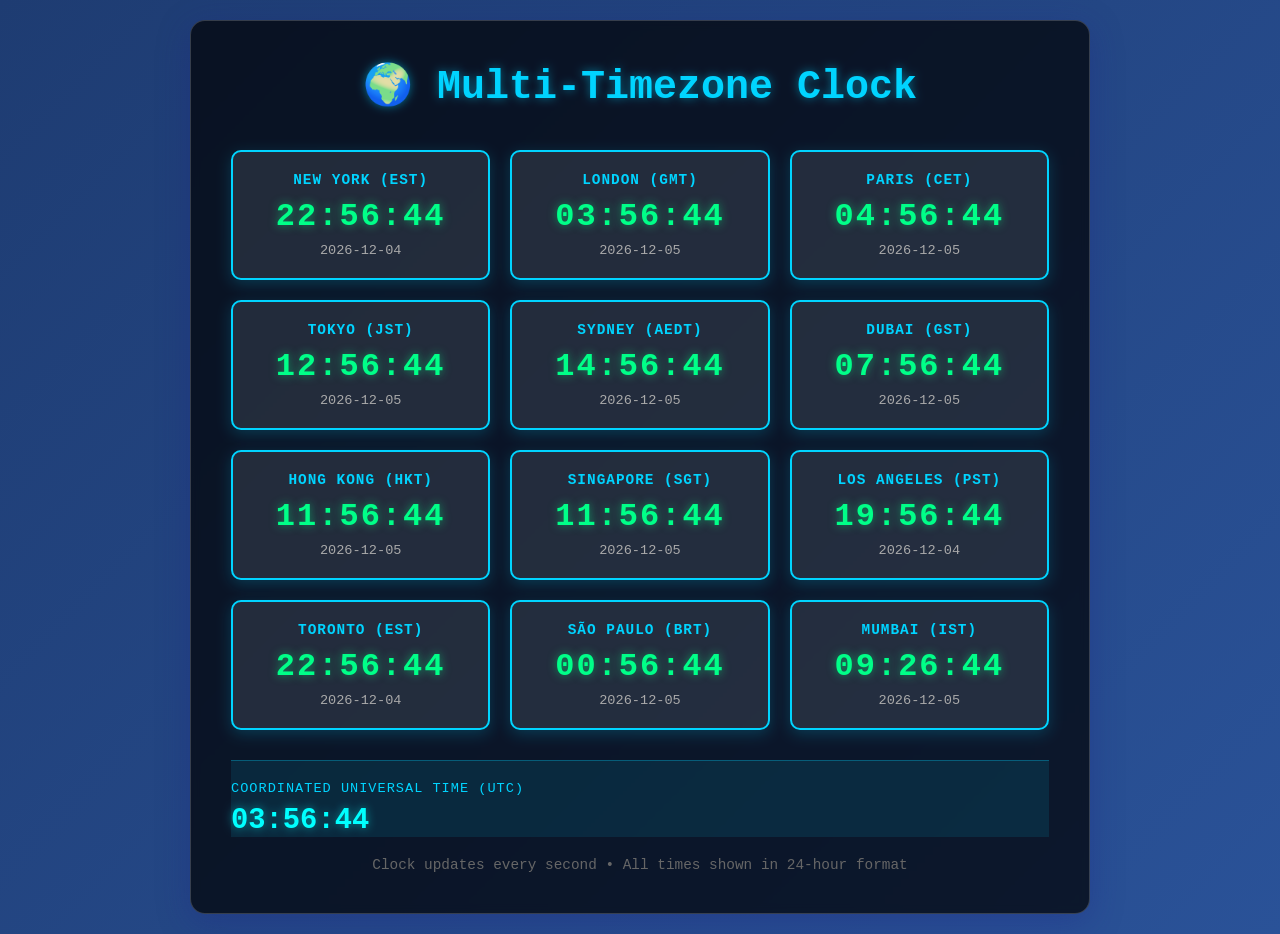
<file: timezone-clock.html>
<!DOCTYPE html>
<html lang="en">
<head>
    <meta charset="UTF-8">
    <meta name="viewport" content="width=device-width, initial-scale=1.0">
    <title>Multi-Timezone Digital Clock</title>
    <style>
        * {
            margin: 0;
            padding: 0;
            box-sizing: border-box;
        }

        body {
            font-family: 'Courier New', monospace;
            background: linear-gradient(135deg, #1e3c72 0%, #2a5298 100%);
            min-height: 100vh;
            display: flex;
            justify-content: center;
            align-items: center;
            padding: 20px;
        }

        .container {
            background: rgba(0, 0, 0, 0.7);
            border-radius: 15px;
            padding: 40px;
            box-shadow: 0 8px 32px 0 rgba(31, 38, 135, 0.37);
            backdrop-filter: blur(4px);
            border: 1px solid rgba(255, 255, 255, 0.18);
            max-width: 900px;
            width: 100%;
        }

        h1 {
            text-align: center;
            color: #00d4ff;
            margin-bottom: 40px;
            font-size: 2.5em;
            text-shadow: 0 0 10px rgba(0, 212, 255, 0.5);
        }

        .clocks-grid {
            display: grid;
            grid-template-columns: repeat(auto-fit, minmax(250px, 1fr));
            gap: 20px;
            margin-bottom: 30px;
        }

        .clock {
            background: rgba(255, 255, 255, 0.1);
            border: 2px solid #00d4ff;
            border-radius: 10px;
            padding: 20px;
            text-align: center;
            transition: all 0.3s ease;
            box-shadow: 0 4px 15px rgba(0, 212, 255, 0.2);
        }

        .clock:hover {
            background: rgba(255, 255, 255, 0.15);
            box-shadow: 0 4px 20px rgba(0, 212, 255, 0.4);
            transform: translateY(-5px);
        }

        .timezone-label {
            color: #00d4ff;
            font-size: 0.9em;
            margin-bottom: 10px;
            text-transform: uppercase;
            letter-spacing: 1px;
            font-weight: bold;
        }

        .time-display {
            font-size: 2em;
            color: #00ff88;
            font-weight: bold;
            text-shadow: 0 0 10px rgba(0, 255, 136, 0.5);
            margin-bottom: 8px;
            letter-spacing: 2px;
        }

        .date-display {
            font-size: 0.85em;
            color: #aaaaaa;
        }

        .utc-time {
            background: rgba(0, 212, 255, 0.1);
            border-top: 1px solid rgba(0, 212, 255, 0.3);
            margin-top: 20px;
            padding-top: 20px;
        }

        .utc-label {
            color: #00d4ff;
            font-size: 0.85em;
            text-transform: uppercase;
            letter-spacing: 1px;
            margin-bottom: 8px;
        }

        .utc-display {
            font-size: 1.8em;
            color: #00ffff;
            text-shadow: 0 0 10px rgba(0, 255, 255, 0.5);
            font-weight: bold;
        }

        .footer {
            text-align: center;
            color: #666;
            font-size: 0.9em;
            margin-top: 20px;
        }

        @media (max-width: 600px) {
            h1 {
                font-size: 1.8em;
            }

            .clocks-grid {
                grid-template-columns: 1fr;
            }

            .time-display {
                font-size: 1.5em;
            }

            .container {
                padding: 20px;
            }
        }
    </style>
</head>
<body>
    <div class="container">
        <h1>🌍 Multi-Timezone Clock</h1>
        
        <div class="clocks-grid" id="clocksContainer"></div>
        
        <div class="utc-time">
            <div class="utc-label">Coordinated Universal Time (UTC)</div>
            <div class="utc-display" id="utcClock">--:--:--</div>
        </div>

        <div class="footer">
            <p>Clock updates every second • All times shown in 24-hour format</p>
        </div>
    </div>

    <script>
        // Define timezones to display
        const timezones = [
            { name: 'New York (EST)', zone: 'America/New_York' },
            { name: 'London (GMT)', zone: 'Europe/London' },
            { name: 'Paris (CET)', zone: 'Europe/Paris' },
            { name: 'Tokyo (JST)', zone: 'Asia/Tokyo' },
            { name: 'Sydney (AEDT)', zone: 'Australia/Sydney' },
            { name: 'Dubai (GST)', zone: 'Asia/Dubai' },
            { name: 'Hong Kong (HKT)', zone: 'Asia/Hong_Kong' },
            { name: 'Singapore (SGT)', zone: 'Asia/Singapore' },
            { name: 'Los Angeles (PST)', zone: 'America/Los_Angeles' },
            { name: 'Toronto (EST)', zone: 'America/Toronto' },
            { name: 'São Paulo (BRT)', zone: 'America/Sao_Paulo' },
            { name: 'Mumbai (IST)', zone: 'Asia/Kolkata' }
        ];

        // Function to pad numbers with leading zero
        function padZero(num) {
            return num.toString().padStart(2, '0');
        }

        // Function to format time
        function formatTime(date) {
            const hours = padZero(date.getHours());
            const minutes = padZero(date.getMinutes());
            const seconds = padZero(date.getSeconds());
            return `${hours}:${minutes}:${seconds}`;
        }

        // Function to format date
        function formatDate(date) {
            const year = date.getFullYear();
            const month = padZero(date.getMonth() + 1);
            const day = padZero(date.getDate());
            return `${year}-${month}-${day}`;
        }

        // Function to update all clocks
        function updateClocks() {
            const now = new Date();

            // Update UTC clock
            document.getElementById('utcClock').textContent = formatTime(now);

            // Update timezone clocks
            timezones.forEach((tz, index) => {
                const formatter = new Intl.DateTimeFormat('en-US', {
                    timeZone: tz.zone,
                    year: 'numeric',
                    month: '2-digit',
                    day: '2-digit',
                    hour: '2-digit',
                    minute: '2-digit',
                    second: '2-digit',
                    hour12: false
                });

                const parts = formatter.formatToParts(now);
                const timeObj = {};
                parts.forEach(part => {
                    timeObj[part.type] = part.value;
                });

                const time = `${timeObj.hour}:${timeObj.minute}:${timeObj.second}`;
                const date = `${timeObj.year}-${timeObj.month}-${timeObj.day}`;

                const clockElement = document.getElementById(`clock-${index}`);
                if (clockElement) {
                    clockElement.querySelector('.time-display').textContent = time;
                    clockElement.querySelector('.date-display').textContent = date;
                }
            });
        }

        // Function to initialize clocks
        function initializeClocks() {
            const container = document.getElementById('clocksContainer');
            container.innerHTML = '';

            timezones.forEach((tz, index) => {
                const clockDiv = document.createElement('div');
                clockDiv.className = 'clock';
                clockDiv.id = `clock-${index}`;
                clockDiv.innerHTML = `
                    <div class="timezone-label">${tz.name}</div>
                    <div class="time-display">--:--:--</div>
                    <div class="date-display">----/--/--</div>
                `;
                container.appendChild(clockDiv);
            });

            // Initial update
            updateClocks();
        }

        // Initialize on page load
        document.addEventListener('DOMContentLoaded', function() {
            initializeClocks();
            // Update every 1000ms (1 second)
            setInterval(updateClocks, 1000);
        });
    </script>
</body>
</html>
</file>
